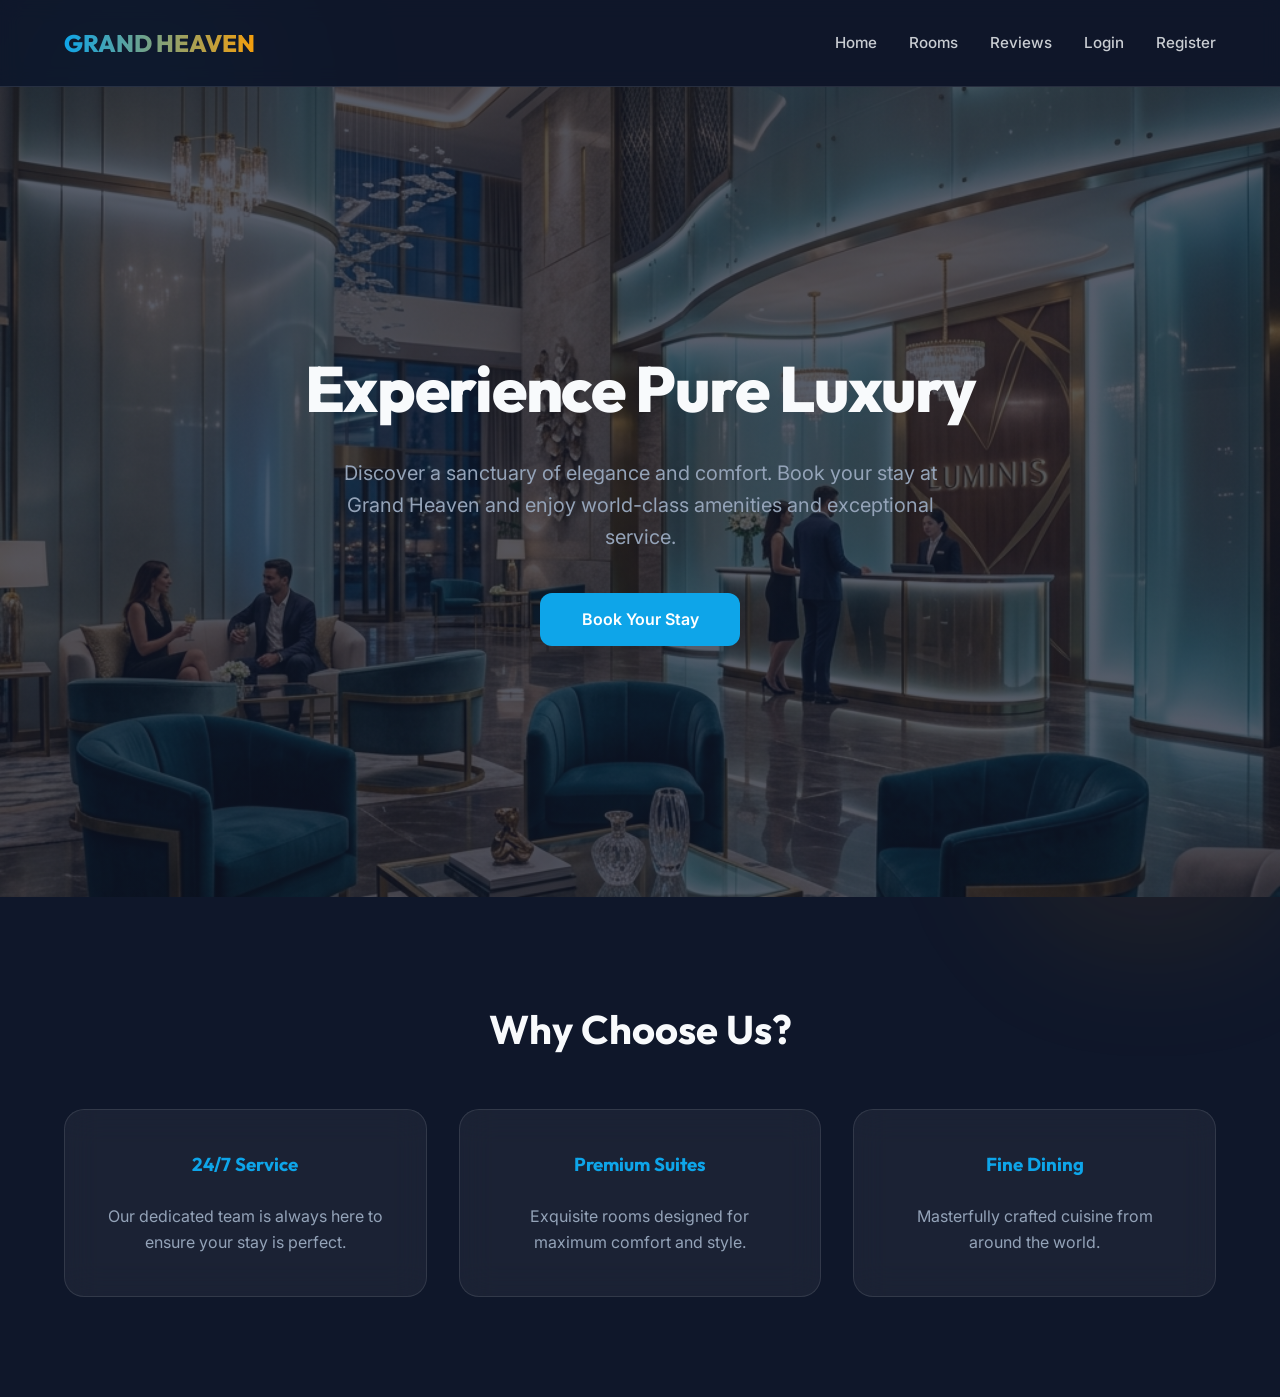
<file: src/main/resources/static/index.html>
<!DOCTYPE html>
<html lang="en">
<head>
    <meta charset="UTF-8">
    <meta name="viewport" content="width=device-width, initial-scale=1.0">
    <title>Hotel Management System | Luxury Experience</title>
    <link rel="stylesheet" href="css/style.css">
</head>
<body>

<nav>
    <h1>GRAND HEAVEN</h1>
    <div class="nav-links">
        <a href="index.html">Home</a>
        <a href="rooms.html">Rooms</a>
        <a href="reviews.html">Reviews</a>
        <a href="login.html">Login</a>
        <a href="register.html">Register</a>
    </div>
</nav>

<div class="hero">
    <h1>Experience Pure Luxury</h1>
    <p>Discover a sanctuary of elegance and comfort. Book your stay at Grand Heaven and enjoy world-class amenities and exceptional service.</p>
    <div style="width: 200px;">
        <a href="login.html" class="btn">Book Your Stay</a>
    </div>
</div>

<section style="padding: 100px 5%; text-align: center;">
    <h2 style="font-family: 'Outfit', sans-serif; font-size: 2.5rem; margin-bottom: 3rem;">Why Choose Us?</h2>
    <div class="card-container">
        <div class="card">
            <h3 style="color: var(--primary);">24/7 Service</h3>
            <p style="color: var(--text-muted);">Our dedicated team is always here to ensure your stay is perfect.</p>
        </div>
        <div class="card">
            <h3 style="color: var(--primary);">Premium Suites</h3>
            <p style="color: var(--text-muted);">Exquisite rooms designed for maximum comfort and style.</p>
        </div>
        <div class="card">
            <h3 style="color: var(--primary);">Fine Dining</h3>
            <p style="color: var(--text-muted);">Masterfully crafted cuisine from around the world.</p>
        </div>
    </div>
</section>

</body>
</html>
</file>
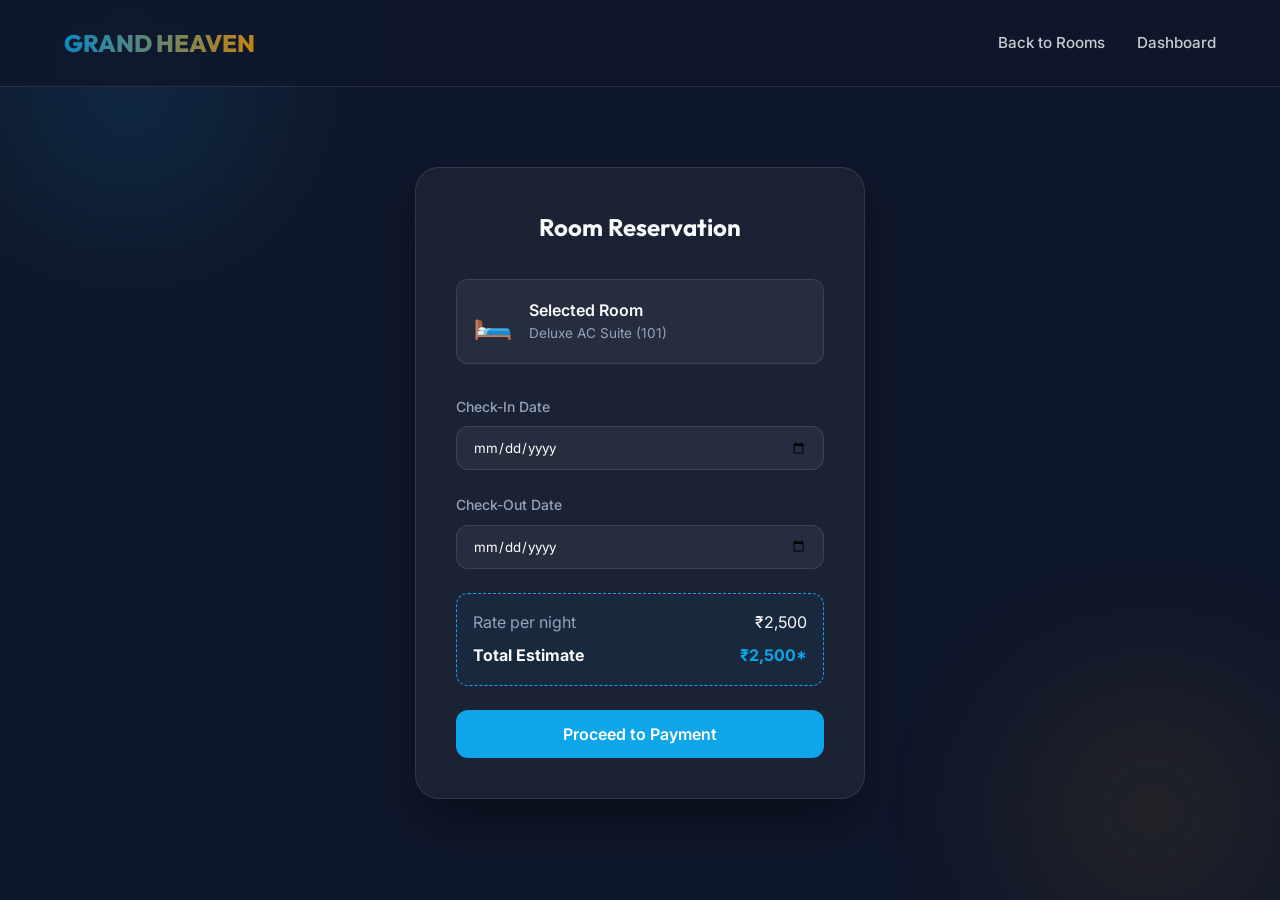
<file: src/main/resources/static/book-room.html>
<!DOCTYPE html>
<html lang="en">
<head>
    <meta charset="UTF-8">
    <meta name="viewport" content="width=device-width, initial-scale=1.0">
    <title>Reserve Your Room | Grand Heaven</title>
    <link rel="stylesheet" href="css/style.css">
</head>
<body>

<nav>
    <a href="index.html" style="text-decoration: none;"><h1>GRAND HEAVEN</h1></a>
    <div class="nav-links">
        <a href="rooms.html">Back to Rooms</a>
        <a href="dashboard.html">Dashboard</a>
    </div>
</nav>

<div class="container">
    <h2 style="text-align: center; font-family: 'Outfit', sans-serif; margin-bottom: 2rem;">Room Reservation</h2>
    
    <div style="background: rgba(255, 255, 255, 0.05); padding: 1rem; border-radius: 12px; margin-bottom: 2rem; display: flex; align-items: center; gap: 1rem; border: 1px solid var(--border-card);">
        <div style="font-size: 2rem;">🛏️</div>
        <div>
            <div style="font-weight: 600;">Selected Room</div>
            <div style="font-size: 0.85rem; color: var(--text-muted);">Deluxe AC Suite (101)</div>
        </div>
    </div>

    <form action="payment.html">
        <label>Check-In Date</label>
        <input type="date" required>

        <label>Check-Out Date</label>
        <input type="date" required>

        <div style="margin-bottom: 1.5rem; padding: 1rem; background: rgba(14, 165, 233, 0.05); border-radius: 12px; border: 1px dashed var(--primary);">
            <div style="display: flex; justify-content: space-between; margin-bottom: 0.5rem;">
                <span style="color: var(--text-muted);">Rate per night</span>
                <span>₹2,500</span>
            </div>
            <div style="display: flex; justify-content: space-between; font-weight: 700;">
                <span>Total Estimate</span>
                <span style="color: var(--primary);">₹2,500*</span>
            </div>
        </div>

        <button type="submit">Proceed to Payment</button>
    </form>
</div>

</body>
</html>
</file>
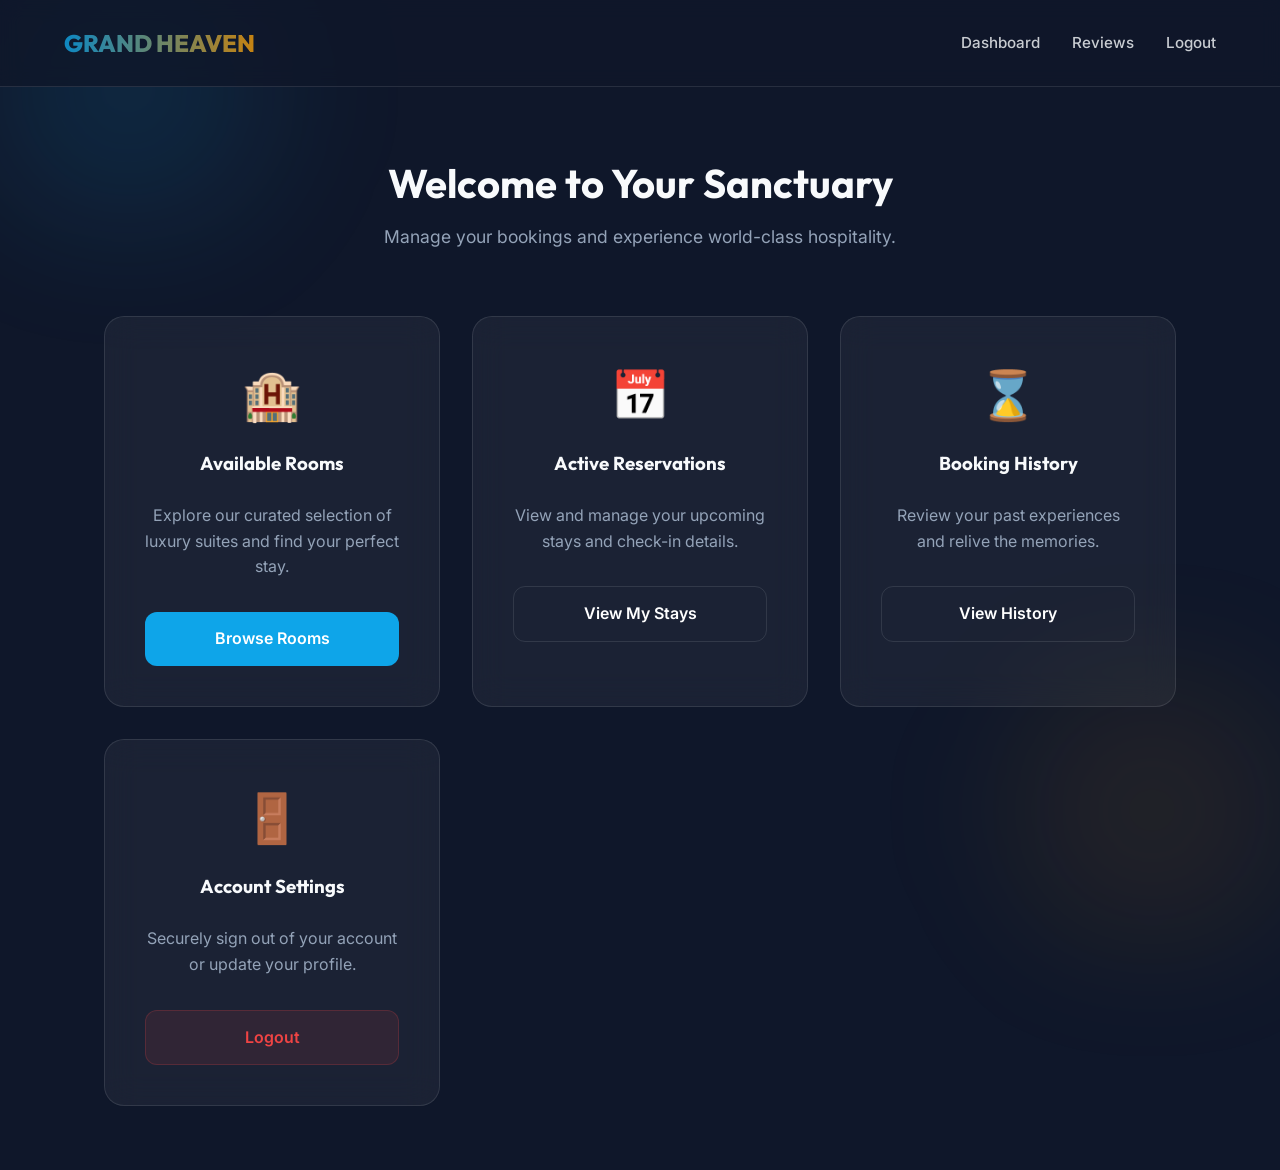
<file: src/main/resources/static/dashboard.html>
<!DOCTYPE html>
<html lang="en">
<head>
    <meta charset="UTF-8">
    <meta name="viewport" content="width=device-width, initial-scale=1.0">
    <title>Customer Dashboard | Grand Heaven</title>
    <link rel="stylesheet" href="css/style.css">
</head>
<body>

<nav>
    <a href="index.html" style="text-decoration: none;"><h1>GRAND HEAVEN</h1></a>
    <div class="nav-links">
        <a href="dashboard.html">Dashboard</a>
        <a href="reviews.html">Reviews</a>
        <a href="login.html">Logout</a>
    </div>
</nav>

<div class="dashboard">
    <header style="margin-bottom: 4rem; text-align: center;">
        <h2 style="margin-bottom: 0.5rem;">Welcome to Your Sanctuary</h2>
        <p style="color: var(--text-muted); font-size: 1.1rem;">Manage your bookings and experience world-class hospitality.</p>
    </header>

    <div class="card-container">
        <div class="card">
            <div style="font-size: 3rem; margin-bottom: 1rem;">🏨</div>
            <h3>Available Rooms</h3>
            <p style="color: var(--text-muted); margin-bottom: 2rem;">Explore our curated selection of luxury suites and find your perfect stay.</p>
            <a href="rooms.html" class="btn">Browse Rooms</a>
        </div>

        <div class="card">
            <div style="font-size: 3rem; margin-bottom: 1rem;">📅</div>
            <h3>Active Reservations</h3>
            <p style="color: var(--text-muted); margin-bottom: 2rem;">View and manage your upcoming stays and check-in details.</p>
            <a href="history.html" class="btn btn-secondary">View My Stays</a>
        </div>

        <div class="card">
            <div style="font-size: 3rem; margin-bottom: 1rem;">⌛</div>
            <h3>Booking History</h3>
            <p style="color: var(--text-muted); margin-bottom: 2rem;">Review your past experiences and relive the memories.</p>
            <a href="history.html" class="btn btn-secondary">View History</a>
        </div>

        <div class="card">
            <div style="font-size: 3rem; margin-bottom: 1rem;">🚪</div>
            <h3>Account Settings</h3>
            <p style="color: var(--text-muted); margin-bottom: 2rem;">Securely sign out of your account or update your profile.</p>
            <a href="login.html" class="btn" style="background: rgba(239, 68, 68, 0.1); color: #ef4444; border: 1px solid rgba(239, 68, 68, 0.2);">Logout</a>
        </div>
    </div>
</div>

</body>
</html>
</file>
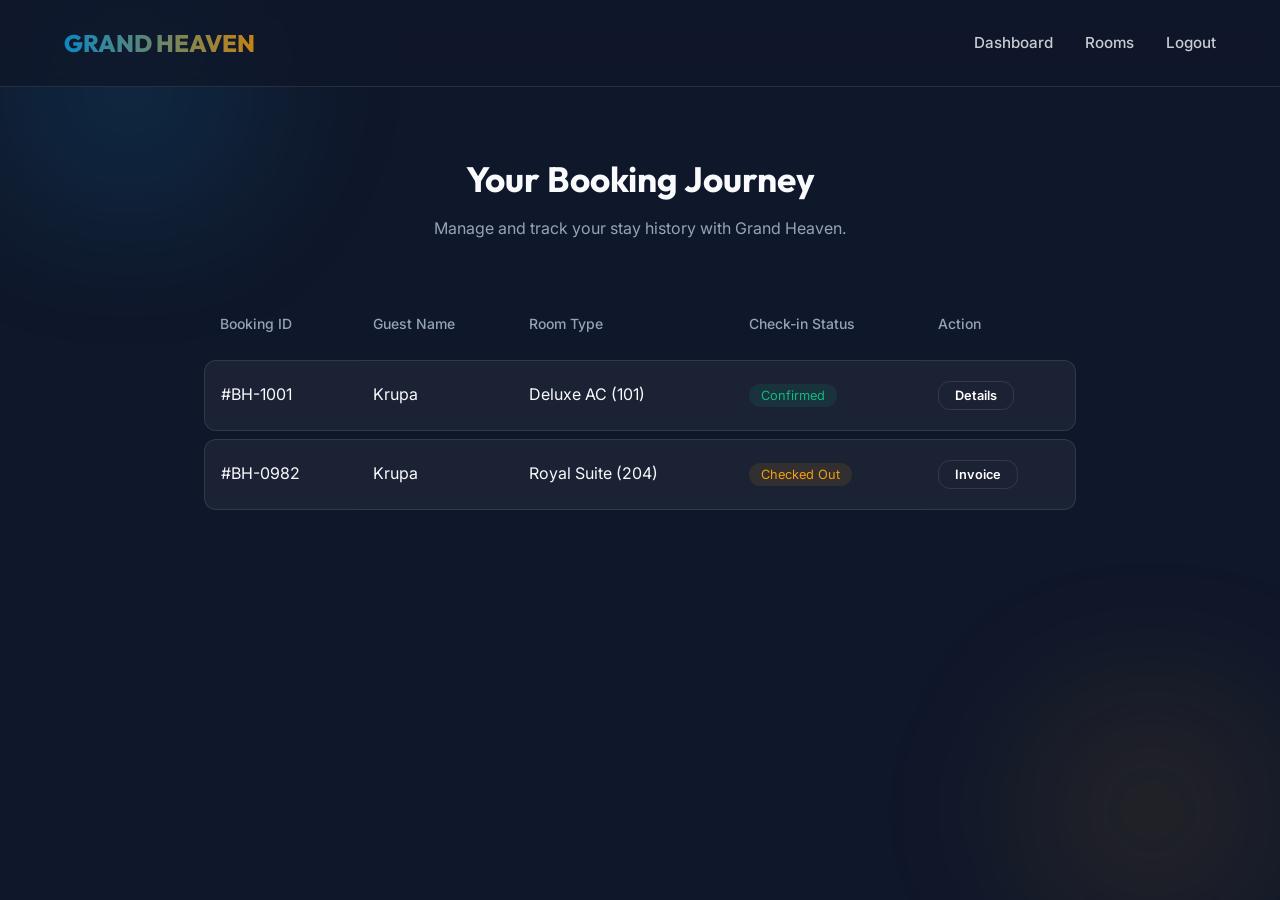
<file: src/main/resources/static/history.html>
<!DOCTYPE html>
<html lang="en">
<head>
    <meta charset="UTF-8">
    <meta name="viewport" content="width=device-width, initial-scale=1.0">
    <title>Booking History | Grand Heaven</title>
    <link rel="stylesheet" href="css/style.css">
</head>
<body>

<nav>
    <a href="index.html" style="text-decoration: none;"><h1>GRAND HEAVEN</h1></a>
    <div class="nav-links">
        <a href="dashboard.html">Dashboard</a>
        <a href="rooms.html">Rooms</a>
        <a href="login.html">Logout</a>
    </div>
</nav>

<div class="dashboard" style="max-width: 1000px;">
    <header style="margin-bottom: 3rem; text-align: center;">
        <h2 style="font-size: 2.2rem; margin-bottom: 0.5rem;">Your Booking Journey</h2>
        <p style="color: var(--text-muted);">Manage and track your stay history with Grand Heaven.</p>
    </header>

    <table>
        <thead>
            <tr>
                <th>Booking ID</th>
                <th>Guest Name</th>
                <th>Room Type</th>
                <th>Check-in Status</th>
                <th>Action</th>
            </tr>
        </thead>
        <tbody>
            <tr>
                <td>#BH-1001</td>
                <td>Krupa</td>
                <td>Deluxe AC (101)</td>
                <td><span style="background: rgba(16, 185, 129, 0.1); color: #10b981; padding: 4px 12px; border-radius: 20px; font-size: 0.8rem;">Confirmed</span></td>
                <td><button class="secondary" style="width: auto; padding: 6px 16px; font-size: 0.8rem;">Details</button></td>
            </tr>
            <tr>
                <td>#BH-0982</td>
                <td>Krupa</td>
                <td>Royal Suite (204)</td>
                <td><span style="background: rgba(245, 158, 11, 0.1); color: #f59e0b; padding: 4px 12px; border-radius: 20px; font-size: 0.8rem;">Checked Out</span></td>
                <td><button class="secondary" style="width: auto; padding: 6px 16px; font-size: 0.8rem;">Invoice</button></td>
            </tr>
        </tbody>
    </table>
</div>

</body>
</html>
</file>
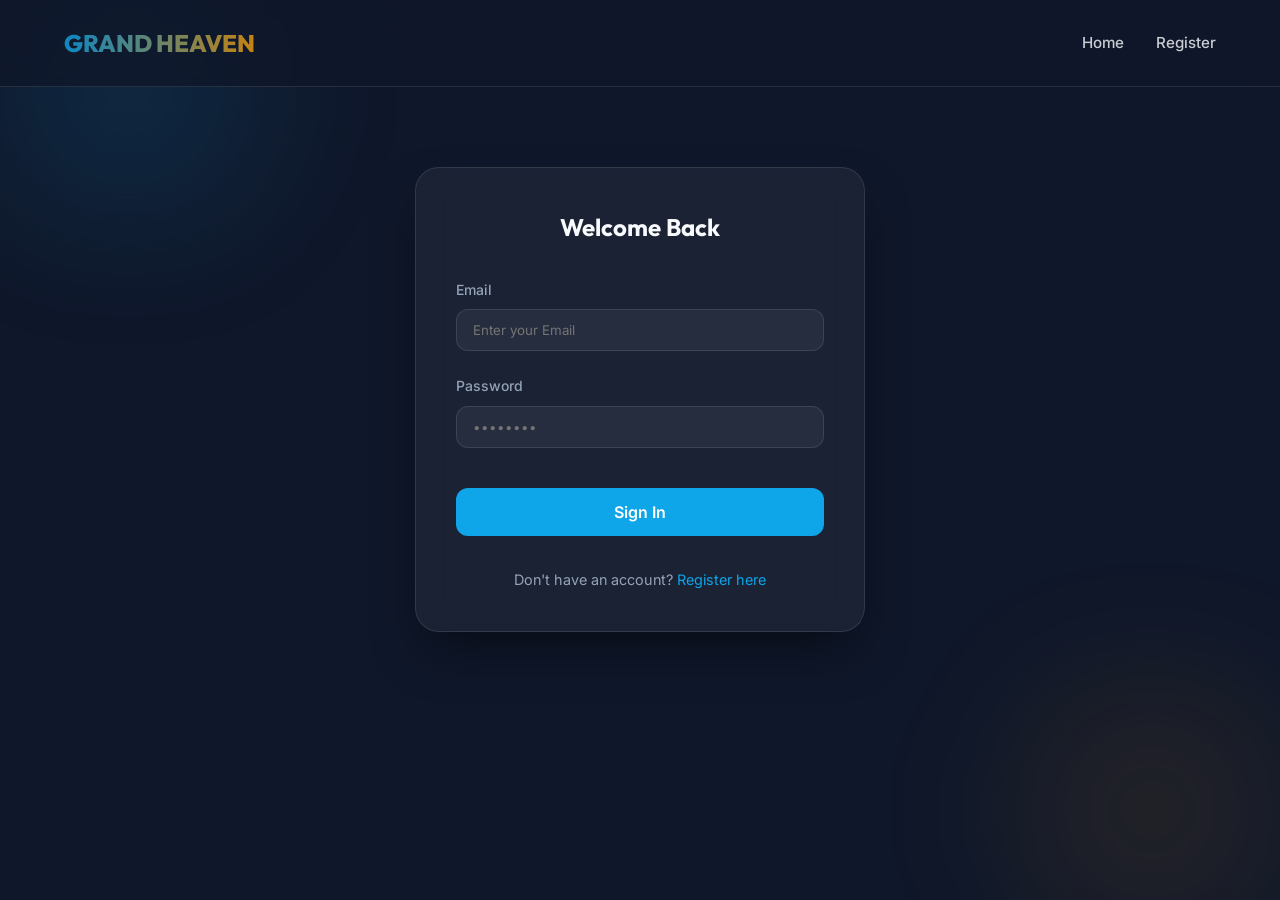
<file: src/main/resources/static/login.html>
<!DOCTYPE html>
<html lang="en">
<head>
    <meta charset="UTF-8">
    <meta name="viewport" content="width=device-width, initial-scale=1.0">
    <title>Login | Grand Heaven</title>
    <link rel="stylesheet" href="css/style.css">
</head>
<body>

<nav>
    <a href="index.html" style="text-decoration: none;"><h1>GRAND HEAVEN</h1></a>
    <div class="nav-links">
        <a href="index.html">Home</a>
        <a href="register.html">Register</a>
    </div>
</nav>

<div class="container">
    <h2 style="text-align: center; font-family: 'Outfit', sans-serif; margin-bottom: 2rem;">Welcome Back</h2>
    
    <form id="loginForm">
        <label>Email</label>
        <input type="text" id="email" placeholder="Enter your Email" required>

        <label>Password</label>
        <input type="password" id="password" placeholder="••••••••" required>

        <button type="submit" style="margin-top: 1rem;">Sign In</button>
    </form>

    <div id="loginMsg" style="text-align: center; margin-top: 1.5rem; font-weight: 500;"></div>

    <p style="text-align: center; margin-top: 2rem; color: var(--text-muted); font-size: 0.9rem;">
        Don't have an account? <a href="register.html" style="color: var(--primary); text-decoration: none;">Register here</a>
    </p>
</div>

<script>
    document.getElementById("loginForm").addEventListener("submit", function(e) {
     e.preventDefault();

     const msg = document.getElementById("loginMsg");
     msg.style.color = "var(--primary)";
     msg.innerText = "Authenticating...";

     const loginData = {
         email: document.getElementById("email").value,
         password: document.getElementById("password").value
     };

     fetch("http://localhost:8080/customers/login", {
         method: "POST",
         headers: {
             "Content-Type": "application/json"
         },
         body: JSON.stringify(loginData)
     })

     .then(response => response.json())

     .then(data => {

         if(data != null){

             msg.style.color = "#10b981";
             msg.innerText = "Success! Redirecting...";

             // Save customer info
             localStorage.setItem("customerId", data.customerId);
             localStorage.setItem("customerName", data.name);

             // Redirect to dashboard
             setTimeout(() => {
                 window.location.href = "dashboard.html";
             }, 1000);

         } else {

             msg.style.color = "red";
             msg.innerText = "Invalid Email or Password";

         }

     })

     .catch(error => {

         msg.style.color = "red";
         msg.innerText = "Login Failed";

         console.log(error);

     });

 });
</script>

</body>
</html>
</file>
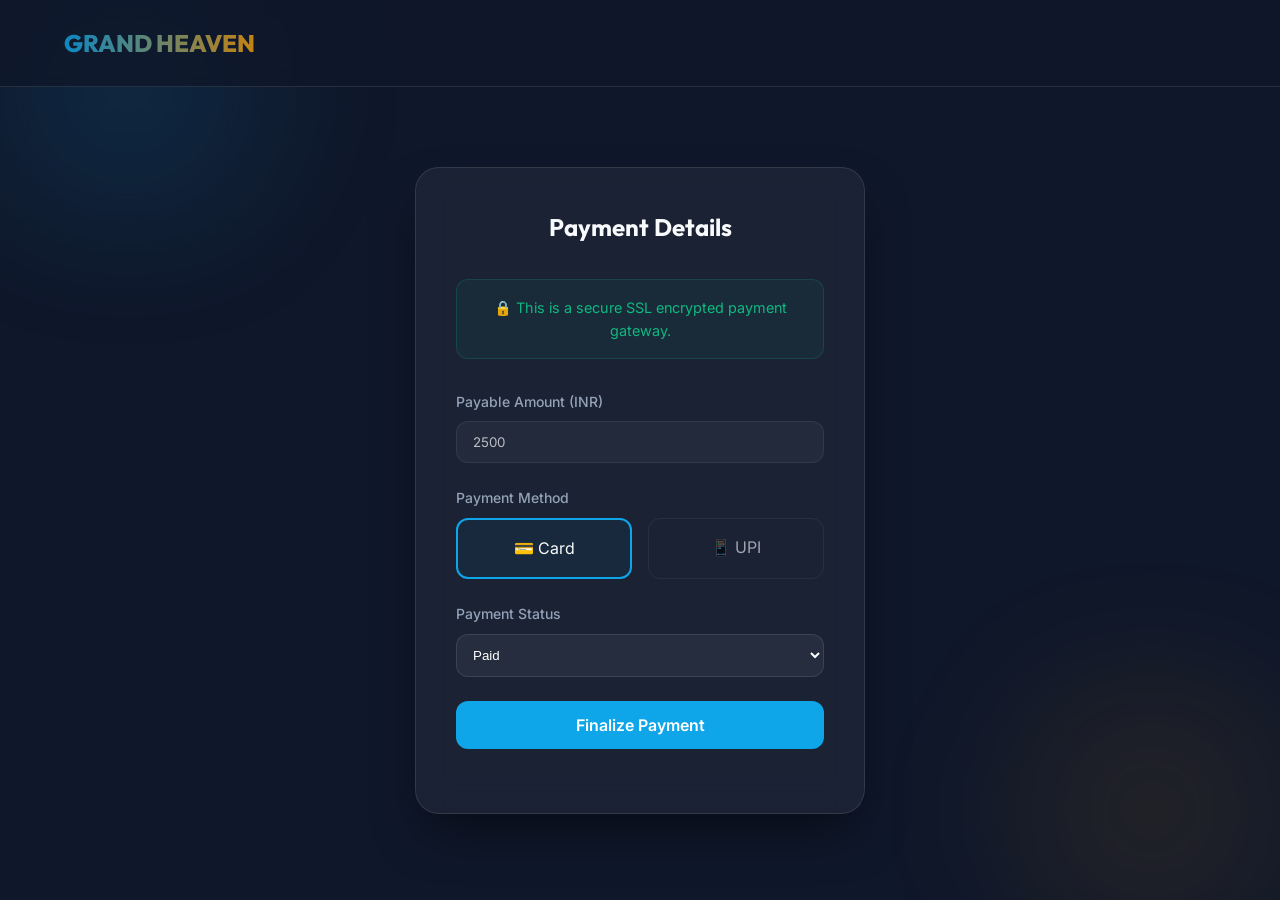
<file: src/main/resources/static/payment.html>
<!DOCTYPE html>
<html lang="en">
<head>
    <meta charset="UTF-8">
    <meta name="viewport" content="width=device-width, initial-scale=1.0">
    <title>Secure Payment | Grand Heaven</title>
    <link rel="stylesheet" href="css/style.css">
</head>
<body>

<nav>
    <a href="index.html" style="text-decoration: none;"><h1>GRAND HEAVEN</h1></a>
</nav>

<div class="container">
    <h2 style="text-align: center; font-family: 'Outfit', sans-serif; margin-bottom: 2rem;">Payment Details</h2>
    
    <div style="background: rgba(16, 185, 129, 0.05); border: 1px solid rgba(16, 185, 129, 0.2); padding: 1rem; border-radius: 12px; margin-bottom: 2rem; color: #10b981; font-size: 0.9rem; text-align: center;">
        🔒 This is a secure SSL encrypted payment gateway.
    </div>

    <form id="paymentForm">
        <label>Payable Amount (INR)</label>
        <input type="number" id="amount" value="2500" readOnly style="opacity: 0.7; cursor: not-allowed;">

        <label>Payment Method</label>
        <div style="display: grid; grid-template-columns: 1fr 1fr; gap: 1rem; margin-bottom: 1.5rem;">
            <div style="padding: 1rem; border: 2px solid var(--primary); border-radius: 12px; text-align: center; cursor: pointer; background: rgba(14, 165, 233, 0.05);">
                💳 Card
            </div>
            <div style="padding: 1rem; border: 1px solid var(--border-card); border-radius: 12px; text-align: center; cursor: pointer; opacity: 0.6;">
                📱 UPI
            </div>
        </div>

        <label>Payment Status</label>
        <select id="paymentStatus" style="width: 100%; padding: 0.75rem; background: rgba(255, 255, 255, 0.05); border: 1px solid var(--border-card); border-radius: 12px; color: white; margin-bottom: 1.5rem;">
            <option>Paid</option>
            <option>Pending</option>
        </select>

        <button type="button" onclick="handlePayment()" id="payBtn">Finalize Payment</button>
    </form>

    <div id="msg" style="text-align: center; margin-top: 1.5rem; font-weight: 500;"></div>
</div>

<script>
    function handlePayment() {
        const btn = document.getElementById("payBtn");
        const msg = document.getElementById("msg");
        
        btn.innerText = "Processing...";
        btn.disabled = true;
        
        setTimeout(() => {
            msg.style.color = "#10b981";
            msg.innerText = "Payment Successful! Redirecting to Dashboard...";
            setTimeout(() => {
                window.location.href = "dashboard.html";
            }, 2000);
        }, 1500);
    }
</script>

</body>
</html>
</file>
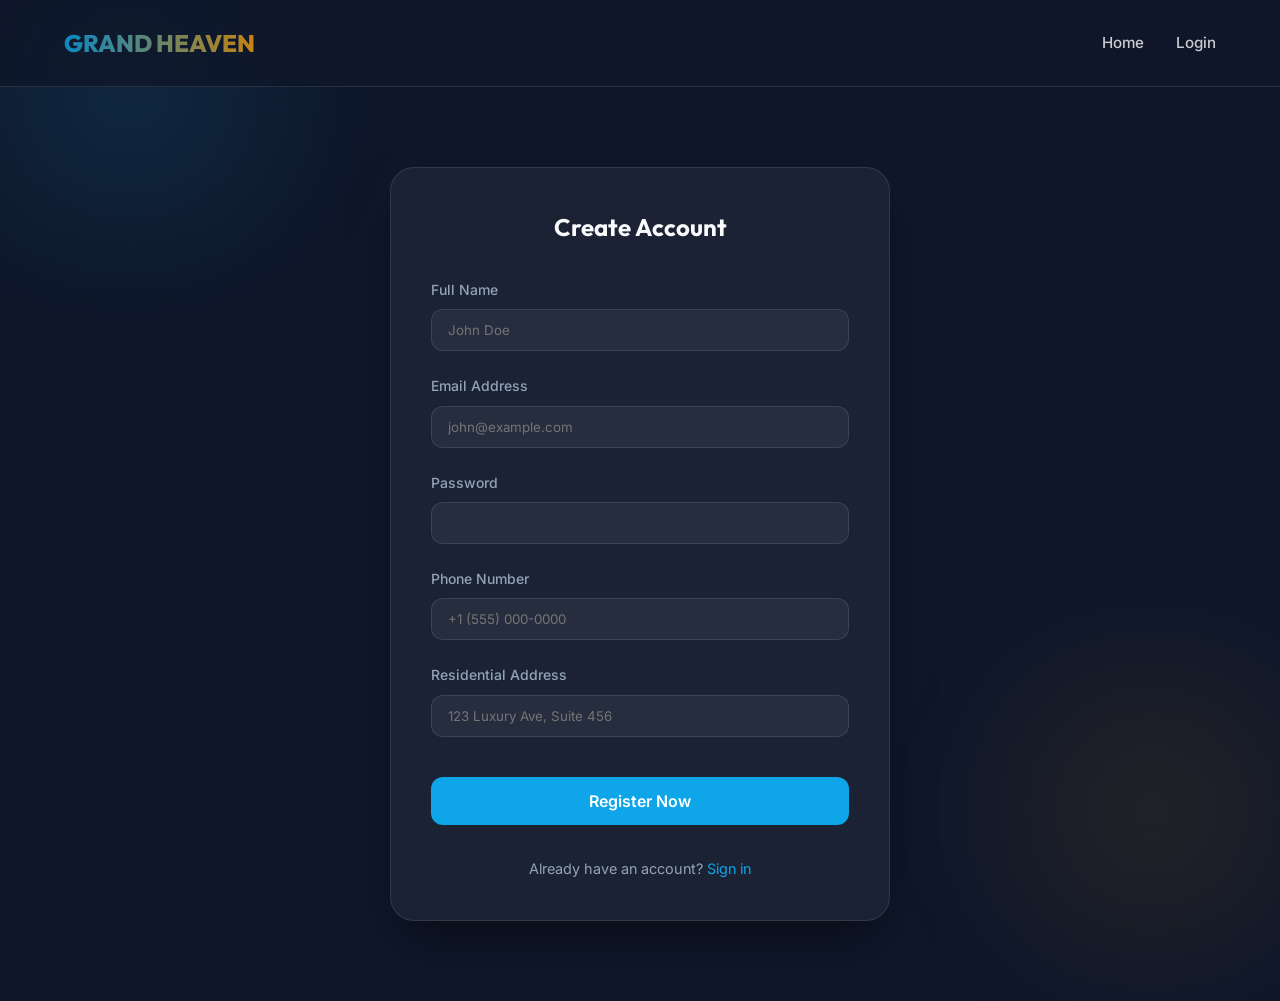
<file: src/main/resources/static/register.html>
<!DOCTYPE html>
<html lang="en">
<head>
    <meta charset="UTF-8">
    <meta name="viewport" content="width=device-width, initial-scale=1.0">
    <title>Join Us | Grand Heaven</title>
    <link rel="stylesheet" href="css/style.css">
</head>
<body>

<nav>
    <a href="index.html" style="text-decoration: none;"><h1>GRAND HEAVEN</h1></a>
    <div class="nav-links">
        <a href="index.html">Home</a>
        <a href="login.html">Login</a>
    </div>
</nav>

<div class="container" style="max-width: 500px;">
    <h2 style="text-align: center; font-family: 'Outfit', sans-serif; margin-bottom: 2rem;">Create Account</h2>

    <form id="registerForm">
        <label>Full Name</label>
        <input type="text" id="name" placeholder="John Doe" required>

        <label>Email Address</label>
        <input type="email" id="email" placeholder="john@example.com" required>

        <label>Password</label>
        <input type="password" id="password" required>

        <label>Phone Number</label>
        <input type="text" id="phone" placeholder="+1 (555) 000-0000" required>

        <label>Residential Address</label>
        <input type="text" id="address" placeholder="123 Luxury Ave, Suite 456" required>

        <button type="submit" style="margin-top: 1rem;">Register Now</button>
    </form>

    <div id="message" style="text-align: center; margin-top: 1.5rem; font-weight: 500;"></div>

    <p style="text-align: center; margin-top: 2rem; color: var(--text-muted); font-size: 0.9rem;">
        Already have an account? <a href="login.html" style="color: var(--primary); text-decoration: none;">Sign in</a>
    </p>
</div>

<script>
    document.getElementById("registerForm").addEventListener("submit", function(e){
        e.preventDefault();

        const messageEl = document.getElementById("message");
        messageEl.style.color = "var(--text-main)";
        messageEl.innerText = "Processing...";

        const customer = {
            name: document.getElementById("name").value,
            email: document.getElementById("email").value,
            password: document.getElementById("password").value,
            phone: document.getElementById("phone").value,
            address: document.getElementById("address").value
        };

        fetch("http://localhost:8080/customers/add", {
            method: "POST",
            headers: {
                "Content-Type": "application/json"
            },
            body: JSON.stringify(customer)
        })
        .then(response => {

            if (!response.ok) {
                throw new Error("Registration failed");
            }

            return response.text();

        })
        .then(data => {

            messageEl.style.color = "#10b981";
            messageEl.innerHTML =
                "Registration Successful! OTP sent to email.";

            document.getElementById(
                "registerForm").reset();

            setTimeout(() => {

                window.location.href =
                    "verify-otp.html";

            }, 2000);

        })
        .catch(error => {

            console.error(error);

            messageEl.style.color = "#ef4444";
            messageEl.innerHTML =
                "Registration Failed. Please try again.";

        });

    });
</script>
</body>
</html>
</file>
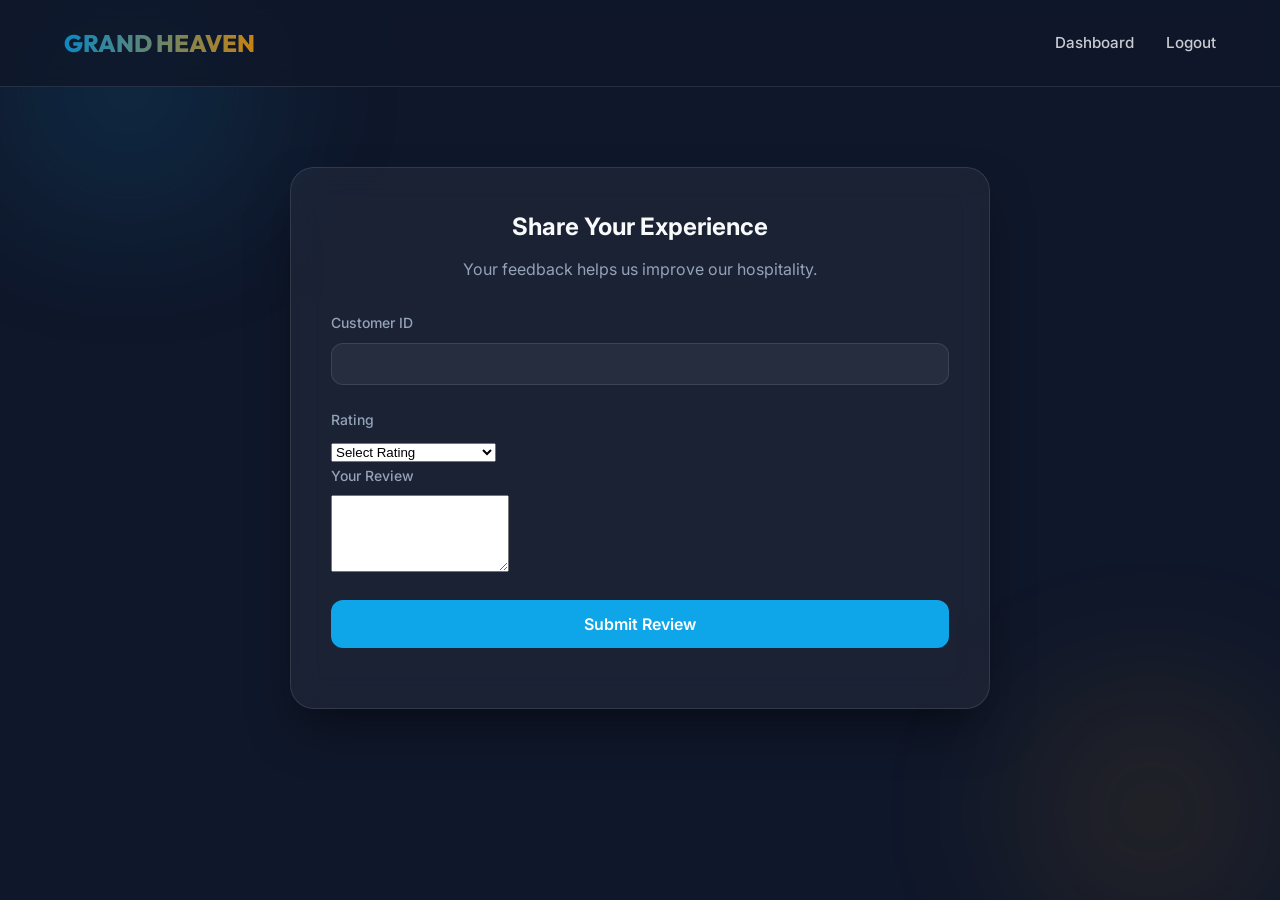
<file: src/main/resources/static/reviews.html>
<!DOCTYPE html>
<html lang="en">
<head>
    <meta charset="UTF-8">
    <meta name="viewport" content="width=device-width, initial-scale=1.0">
    <title>Reviews | Grand Heaven</title>
    <link rel="stylesheet" href="css/style.css">
</head>
<body>

<nav>
    <a href="dashboard.html" style="text-decoration: none;">
        <h1>GRAND HEAVEN</h1>
    </a>

    <div class="nav-links">
        <a href="dashboard.html">Dashboard</a>
        <a href="login.html">Logout</a>
    </div>
</nav>

<div class="container" style="max-width:700px;">

    <h2 style="text-align:center; margin-bottom:10px;">
        Share Your Experience
    </h2>

    <p style="
        text-align:center;
        color:var(--text-muted);
        margin-bottom:30px;">
        Your feedback helps us improve our hospitality.
    </p>

    <form id="reviewForm">

        <label>Customer ID</label>
        <input
                type="number"
                id="customerId"
                required>

        <label>Rating</label>

        <select id="rating" required>
            <option value="">Select Rating</option>
            <option value="5">⭐⭐⭐⭐⭐ Excellent</option>
            <option value="4">⭐⭐⭐⭐ Very Good</option>
            <option value="3">⭐⭐⭐ Good</option>
            <option value="2">⭐⭐ Fair</option>
            <option value="1">⭐ Poor</option>
        </select>

        <label>Your Review</label>

        <textarea
                id="comment"
                rows="5"
                placeholder="Write your experience..."
                required>
        </textarea>

        <button type="submit"
                style="margin-top:20px;">
            Submit Review
        </button>

    </form>

    <p id="message"
       style="
       text-align:center;
       margin-top:20px;
       font-weight:bold;">
    </p>

</div>

<script>

    document.getElementById("reviewForm")
    .addEventListener("submit", function(e){

        e.preventDefault();

        const review = {

            rating:
                parseInt(
                    document
                    .getElementById("rating")
                    .value
                ),

            comment:
                document
                .getElementById("comment")
                .value,

            customer: {
                customerId:
                    parseInt(
                        document
                        .getElementById("customerId")
                        .value
                    )
            }

        };

        fetch(
            "http://localhost:8080/reviews/add",
            {
                method: "POST",

                headers: {
                    "Content-Type":
                        "application/json"
                },

                body:
                    JSON.stringify(review)
            }
        )

        .then(response => {

            if(!response.ok){
                throw new Error(
                    "Review failed"
                );
            }

            return response.json();

        })

        .then(data => {

            document
            .getElementById("message")
            .style.color = "#10b981";

            document
            .getElementById("message")
            .innerHTML =
                "⭐ Review Submitted Successfully!";

            document
            .getElementById("reviewForm")
            .reset();

        })

        .catch(error => {

            document
            .getElementById("message")
            .style.color = "#ef4444";

            document
            .getElementById("message")
            .innerHTML =
                "Failed to submit review.";

            console.log(error);

        });

    });

</script>

</body>
</html>
</file>
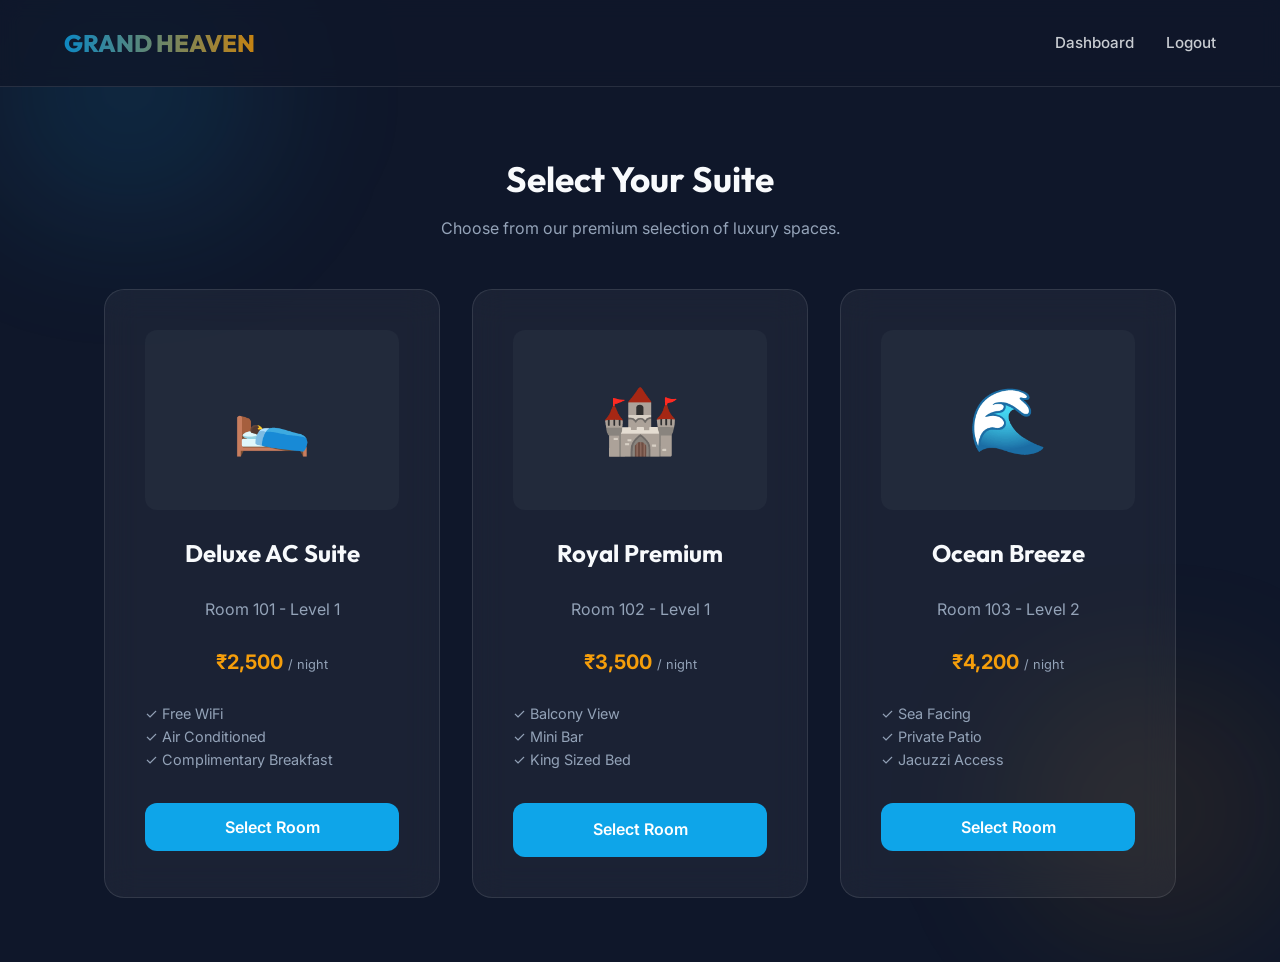
<file: src/main/resources/static/rooms.html>
<!DOCTYPE html>
<html lang="en">
<head>
    <meta charset="UTF-8">
    <meta name="viewport" content="width=device-width, initial-scale=1.0">
    <title>Room Selection | Grand Heaven</title>
    <link rel="stylesheet" href="css/style.css">
</head>
<body>

<nav>
    <a href="index.html" style="text-decoration: none;"><h1>GRAND HEAVEN</h1></a>
    <div class="nav-links">
        <a href="dashboard.html">Dashboard</a>
        <a href="login.html">Logout</a>
    </div>
</nav>

<div class="dashboard">
    <header style="margin-bottom: 3rem; text-align: center;">
        <h2 style="font-size: 2.2rem; margin-bottom: 0.5rem;">Select Your Suite</h2>
        <p style="color: var(--text-muted);">Choose from our premium selection of luxury spaces.</p>
    </header>

    <div class="card-container">
        <!-- Room 101 -->
        <div class="card">
            <div style="height: 180px; background: rgba(255, 255, 255, 0.03); border-radius: 12px; margin-bottom: 1.5rem; display: flex; align-items: center; justify-content: center; font-size: 4rem;">🛌</div>
            <h3 style="font-size: 1.5rem;">Deluxe AC Suite</h3>
            <p style="color: var(--text-muted); margin-top: 0.5rem;">Room 101 - Level 1</p>
            <div style="margin: 1.5rem 0; font-size: 1.25rem; font-weight: 700; color: var(--accent);">₹2,500 <span style="font-size: 0.8rem; font-weight: 400; color: var(--text-muted);">/ night</span></div>
            <ul style="text-align: left; margin-bottom: 2rem; color: var(--text-muted); font-size: 0.9rem; list-style: none;">
                <li>✓ Free WiFi</li>
                <li>✓ Air Conditioned</li>
                <li>✓ Complimentary Breakfast</li>
            </ul>
            <a href="book-room.html" style="text-decoration: none;">
                <button>Select Room</button>
            </a>
        </div>

        <!-- Room 102 -->
        <div class="card">
            <div style="height: 180px; background: rgba(255, 255, 255, 0.03); border-radius: 12px; margin-bottom: 1.5rem; display: flex; align-items: center; justify-content: center; font-size: 4rem;">🏰</div>
            <h3 style="font-size: 1.5rem;">Royal Premium</h3>
            <p style="color: var(--text-muted); margin-top: 0.5rem;">Room 102 - Level 1</p>
            <div style="margin: 1.5rem 0; font-size: 1.25rem; font-weight: 700; color: var(--accent);">₹3,500 <span style="font-size: 0.8rem; font-weight: 400; color: var(--text-muted);">/ night</span></div>
            <ul style="text-align: left; margin-bottom: 2rem; color: var(--text-muted); font-size: 0.9rem; list-style: none;">
                <li>✓ Balcony View</li>
                <li>✓ Mini Bar</li>
                <li>✓ King Sized Bed</li>
            </ul>
            <a href="book-room.html" class="btn">Select Room</a>
        </div>

        <!-- Room 103 (Placeholder for more) -->
        <div class="card">
            <div style="height: 180px; background: rgba(255, 255, 255, 0.03); border-radius: 12px; margin-bottom: 1.5rem; display: flex; align-items: center; justify-content: center; font-size: 4rem;">🌊</div>
            <h3 style="font-size: 1.5rem;">Ocean Breeze</h3>
            <p style="color: var(--text-muted); margin-top: 0.5rem;">Room 103 - Level 2</p>
            <div style="margin: 1.5rem 0; font-size: 1.25rem; font-weight: 700; color: var(--accent);">₹4,200 <span style="font-size: 0.8rem; font-weight: 400; color: var(--text-muted);">/ night</span></div>
            <ul style="text-align: left; margin-bottom: 2rem; color: var(--text-muted); font-size: 0.9rem; list-style: none;">
                <li>✓ Sea Facing</li>
                <li>✓ Private Patio</li>
                <li>✓ Jacuzzi Access</li>
            </ul>
            <a href="book-room.html" style="text-decoration: none;">
                <button>Select Room</button>
            </a>
        </div>
    </div>
</div>

</body>
</html>
</file>
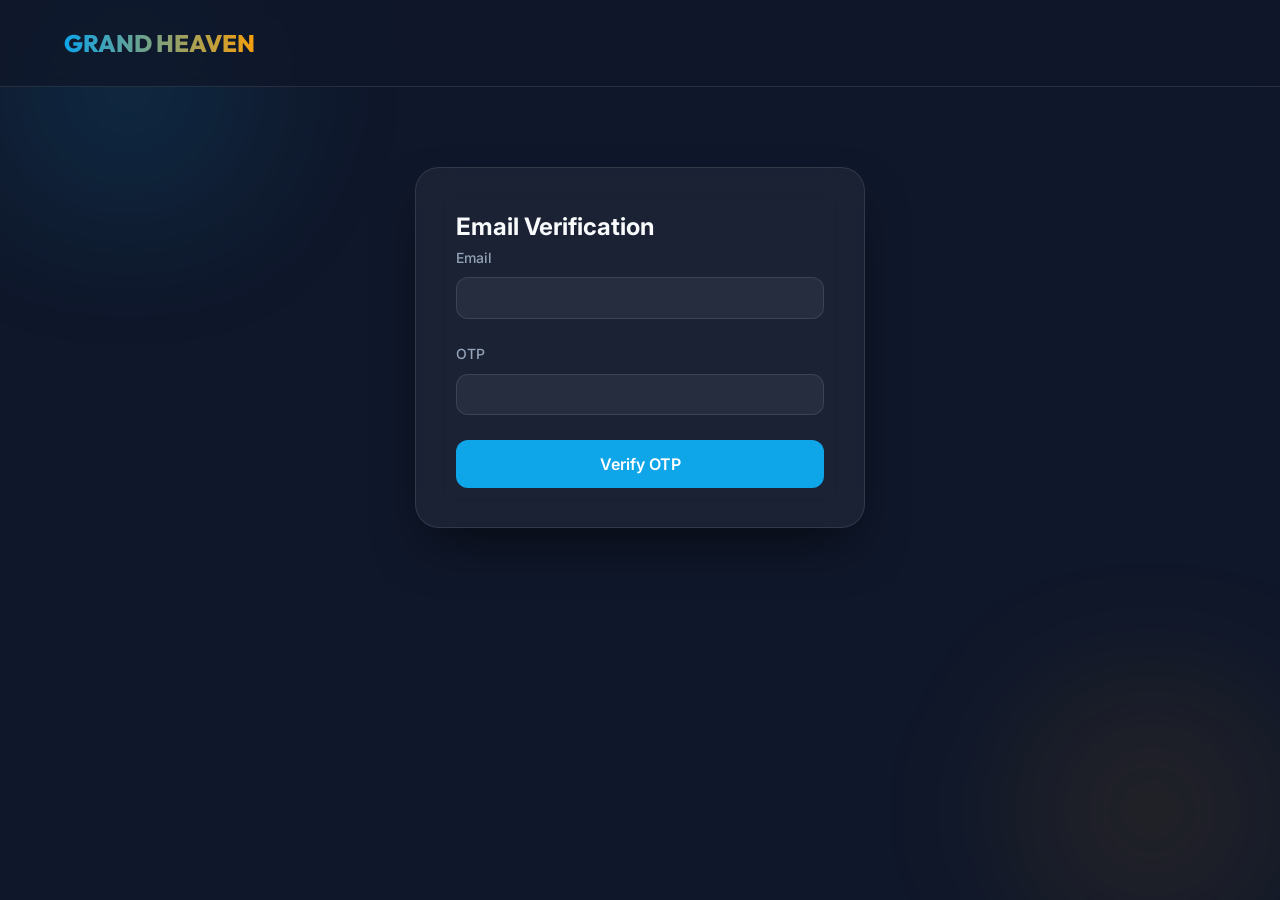
<file: src/main/resources/static/verify-otp.html>
<!DOCTYPE html>
<html lang="en">
<head>
    <meta charset="UTF-8">
    <meta name="viewport"
          content="width=device-width,
                   initial-scale=1.0">

    <title>Verify OTP</title>

    <link rel="stylesheet"
          href="css/style.css">
</head>
<body>

<nav>
    <h1>GRAND HEAVEN</h1>
</nav>

<div class="container">

    <h2>Email Verification</h2>

    <form id="otpForm">

        <label>Email</label>

        <input type="email"
               id="email"
               required>

        <label>OTP</label>

        <input type="text"
               id="otp"
               required>

        <button type="submit">
            Verify OTP
        </button>

    </form>

    <p id="msg"></p>

</div>

<script>

    document.getElementById("otpForm")
    .addEventListener("submit",
    function(e){

        e.preventDefault();

        const email =
            document.getElementById(
                "email").value;

        const otp =
            document.getElementById(
                "otp").value;

        fetch(
          `http://localhost:8080/customers/verify?email=${email}&otp=${otp}`,
          {
            method: "POST"
          }
        )

        .then(response =>
            response.text())

        .then(data => {

            const msg =
                document.getElementById(
                    "msg");

            if(data === "Verified"){

                msg.style.color =
                    "green";

                msg.innerText =
                    "Email Verified Successfully!";

                setTimeout(() => {

                    window.location.href =
                        "login.html";

                }, 1500);

            }
            else{

                msg.style.color =
                    "red";

                msg.innerText =
                    "Invalid OTP";

            }

        })

        .catch(error => {

            console.log(error);

            document.getElementById(
                "msg").innerText =
                "Verification Failed";

        });

    });

</script>

</body>
</html>
</file>
<file: src/main/resources/static/css/style.css>
@import url('https://fonts.googleapis.com/css2?family=Inter:wght@300;400;500;600;700&family=Outfit:wght@400;600;800&display=swap');

:root {
    --primary: #0ea5e9;
    --primary-dark: #0284c7;
    --accent: #f59e0b;
    --bg-dark: #0f172a;
    --bg-card: rgba(255, 255, 255, 0.05);
    --border-card: rgba(255, 255, 255, 0.1);
    --text-main: #f8fafc;
    --text-muted: #94a3b8;
    --glass-blur: blur(16px);
    --transition: all 0.3s cubic-bezier(0.4, 0, 0.2, 1);
}

* {
    margin: 0;
    padding: 0;
    box-sizing: border-box;
}

body {
    font-family: 'Inter', sans-serif;
    background-color: var(--bg-dark);
    color: var(--text-main);
    line-height: 1.6;
    overflow-x: hidden;
    min-height: 100vh;
}

/* Background Gradients */
body::before {
    content: '';
    position: fixed;
    top: -10%;
    left: -10%;
    width: 40%;
    height: 40%;
    background: radial-gradient(circle, rgba(14, 165, 233, 0.15) 0%, transparent 70%);
    z-index: -1;
    filter: blur(50px);
}

body::after {
    content: '';
    position: fixed;
    bottom: -10%;
    right: -10%;
    width: 40%;
    height: 40%;
    background: radial-gradient(circle, rgba(245, 158, 11, 0.1) 0%, transparent 70%);
    z-index: -1;
    filter: blur(50px);
}

/* Navigation */
nav {
    display: flex;
    justify-content: space-between;
    align-items: center;
    padding: 1.5rem 5%;
    background: rgba(15, 23, 42, 0.8);
    backdrop-filter: blur(10px);
    position: sticky;
    top: 0;
    z-index: 1000;
    border-bottom: 1px solid var(--border-card);
}

nav h1 {
    font-family: 'Outfit', sans-serif;
    font-size: 1.5rem;
    font-weight: 800;
    background: linear-gradient(to right, #0ea5e9, #f59e0b);
    -webkit-background-clip: text;
    -webkit-text-fill-color: transparent;
}

.nav-links {
    display: flex;
    gap: 2rem;
}

nav a {
    color: var(--text-main);
    text-decoration: none;
    font-weight: 500;
    font-size: 0.95rem;
    transition: var(--transition);
    opacity: 0.8;
}

nav a:hover {
    opacity: 1;
    color: var(--primary);
}

/* Hero Section */
.hero {
    height: 90vh;
    display: flex;
    flex-direction: column;
    justify-content: center;
    align-items: center;
    text-align: center;
    padding: 0 1rem;
    background: linear-gradient(rgba(15, 23, 42, 0.7), rgba(15, 23, 42, 0.7)), url('../images/hero.png');
    background-size: cover;
    background-position: center;
}

.hero h1 {
    font-family: 'Outfit', sans-serif;
    font-size: 4rem;
    font-weight: 800;
    margin-bottom: 1rem;
    letter-spacing: -0.02em;
    animation: fadeInUp 0.8s ease-out;
}

.hero p {
    font-size: 1.25rem;
    color: var(--text-muted);
    max-width: 600px;
    margin-bottom: 2.5rem;
    animation: fadeInUp 0.8s ease-out 0.2s backwards;
}

/* Containers & Cards */
.container {
    width: 100%;
    max-width: 450px;
    margin: 5rem auto;
    padding: 2.5rem;
    background: var(--bg-card);
    backdrop-filter: var(--glass-blur);
    border: 1px solid var(--border-card);
    border-radius: 24px;
    box-shadow: 0 25px 50px -12px rgba(0, 0, 0, 0.5);
    animation: scaleIn 0.5s ease-out;
}

.dashboard {
    padding: 4rem 5%;
    max-width: 1200px;
    margin: 0 auto;
}

.dashboard h2 {
    font-family: 'Outfit', sans-serif;
    font-size: 2.5rem;
    margin-bottom: 3rem;
    text-align: center;
}

.card-container {
    display: grid;
    grid-template-columns: repeat(auto-fit, minmax(280px, 1fr));
    gap: 2rem;
}

.card {
    background: var(--bg-card);
    backdrop-filter: var(--glass-blur);
    border: 1px solid var(--border-card);
    padding: 2.5rem;
    border-radius: 20px;
    text-align: center;
    transition: var(--transition);
}

.card:hover {
    transform: translateY(-10px);
    border-color: var(--primary);
    background: rgba(255, 255, 255, 0.08);
}

.card h3 {
    margin-bottom: 1.5rem;
    font-family: 'Outfit', sans-serif;
}

/* Forms */
label {
    display: block;
    font-size: 0.875rem;
    font-weight: 500;
    margin-bottom: 0.5rem;
    color: var(--text-muted);
}

input {
    width: 100%;
    background: rgba(255, 255, 255, 0.05);
    border: 1px solid var(--border-card);
    padding: 0.75rem 1rem;
    border-radius: 12px;
    color: white;
    margin-bottom: 1.5rem;
    font-family: inherit;
    transition: var(--transition);
}

input:focus {
    outline: none;
    border-color: var(--primary);
    background: rgba(255, 255, 255, 0.1);
    box-shadow: 0 0 0 4px rgba(14, 165, 233, 0.1);
}

/* Buttons */
button, .btn {
    display: inline-block;
    width: 100%;
    background: var(--primary);
    color: white;
    border: none;
    padding: 0.875rem;
    border-radius: 12px;
    font-weight: 600;
    font-size: 1rem;
    cursor: pointer;
    transition: var(--transition);
    text-decoration: none;
    text-align: center;
    font-family: inherit;
}

button:hover, .btn:hover {
    background: var(--primary-dark);
    transform: translateY(-1px);
    box-shadow: 0 10px 15px -3px rgba(14, 165, 233, 0.3);
}

button.secondary, .btn-secondary {
    background: transparent;
    border: 1px solid var(--border-card);
}

button.secondary:hover, .btn-secondary:hover {
    background: rgba(255, 255, 255, 0.05);
}

/* Tables */
table {
    width: 100%;
    margin: 2rem 0;
    border-collapse: separate;
    border-spacing: 0 0.5rem;
}

th {
    text-align: left;
    padding: 1rem;
    color: var(--text-muted);
    font-weight: 500;
    font-size: 0.875rem;
}

td {
    padding: 1.25rem 1rem;
    background: var(--bg-card);
    border-top: 1px solid var(--border-card);
    border-bottom: 1px solid var(--border-card);
}

td:first-child {
    border-left: 1px solid var(--border-card);
    border-radius: 12px 0 0 12px;
}

td:last-child {
    border-right: 1px solid var(--border-card);
    border-radius: 0 12px 12px 0;
}

/* Animations */
@keyframes fadeInUp {
    from {
        opacity: 0;
        transform: translateY(20px);
    }
    to {
        opacity: 1;
        transform: translateY(0);
    }
}

@keyframes scaleIn {
    from {
        opacity: 0;
        transform: scale(0.95);
    }
    to {
        opacity: 1;
        transform: scale(1);
    }
}

/* Responsive */
@media (max-width: 768px) {
    .hero h1 {
        font-size: 2.5rem;
    }
    .hero p {
        font-size: 1rem;
    }
    .nav-links {
        display: none;
    }
}
</file>
